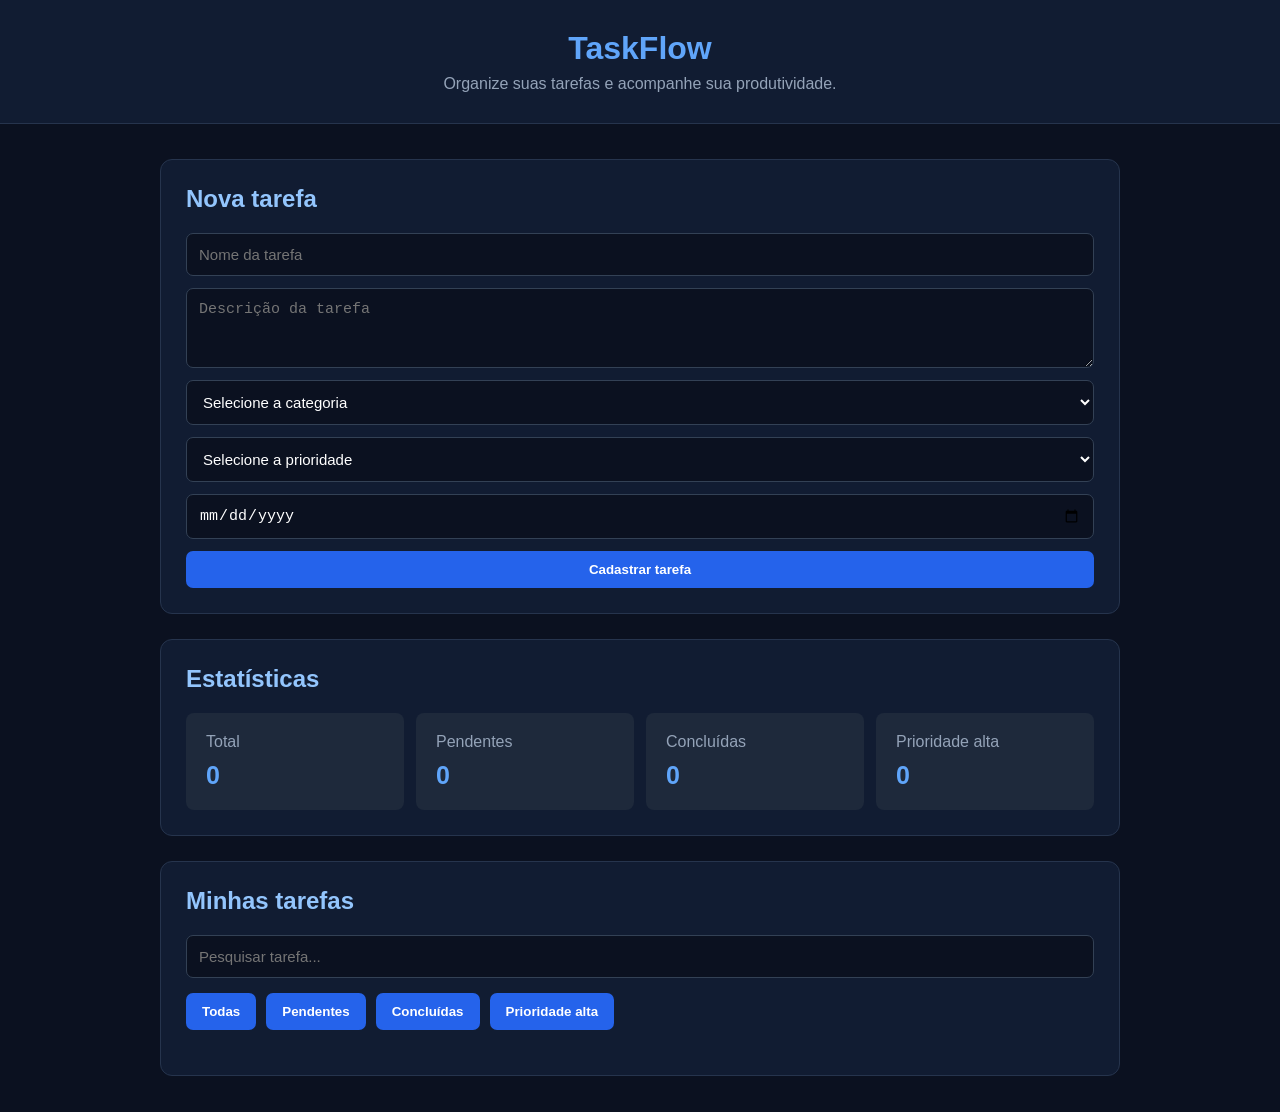
<file: desafio_TaskFlow/index.html>
<!DOCTYPE html>
<html lang="pt-BR">

<head>
    <meta charset="UTF-8">
    <meta name="viewport" content="width=device-width, initial-scale=1.0">
    <title>TaskFlow</title>
    <link rel="stylesheet" href="style.css">
    <script src="script.js" defer></script>
</head>

<body>

    <header>
        <h1>TaskFlow</h1>
        <p>Organize suas tarefas e acompanhe sua produtividade.</p>
    </header>

    <main class="container">

        <section class="formulario">
            <h2>Nova tarefa</h2>

            <form id="form-tarefa">

                <input type="text" id="nome-tarefa"
                    placeholder="Nome da tarefa">

                <textarea id="descricao"
                    placeholder="Descrição da tarefa"></textarea>

                <select id="categoria">
                    <option value="">Selecione a categoria</option>
                    <option value="Estudos">Estudos</option>
                    <option value="Trabalho">Trabalho</option>
                    <option value="Pessoal">Pessoal</option>
                </select>

                <select id="prioridade">
                    <option value="">Selecione a prioridade</option>
                    <option value="Baixa">Baixa</option>
                    <option value="Média">Média</option>
                    <option value="Alta">Alta</option>
                </select>

                <input type="date" id="data">

                <button type="submit" id="cadastrar">
                    Cadastrar tarefa
                </button>

            </form>
        </section>

        <section class="estatisticas">
            <h2>Estatísticas</h2>

            <div class="cards-estatisticas">
                <div class="card">
                    <span>Total</span>
                    <strong id="total">0</strong>
                </div>

                <div class="card">
                    <span>Pendentes</span>
                    <strong id="pendentes">0</strong>
                </div>

                <div class="card">
                    <span>Concluídas</span>
                    <strong id="concluidas">0</strong>
                </div>

                <div class="card">
                    <span>Prioridade alta</span>
                    <strong id="alta">0</strong>
                </div>
            </div>
        </section>

        <section class="tarefas">
            <h2>Minhas tarefas</h2>

            <input type="text" id="pesquisa"
                placeholder="Pesquisar tarefa...">

            <div class="filtros">
                <button data-filtro="todas">Todas</button>
                <button data-filtro="pendentes">Pendentes</button>
                <button data-filtro="concluidas">Concluídas</button>
                <button data-filtro="alta">Prioridade alta</button>
            </div>

            <div id="lista"></div>
        </section>

    </main>

</body>
</html>
</file>
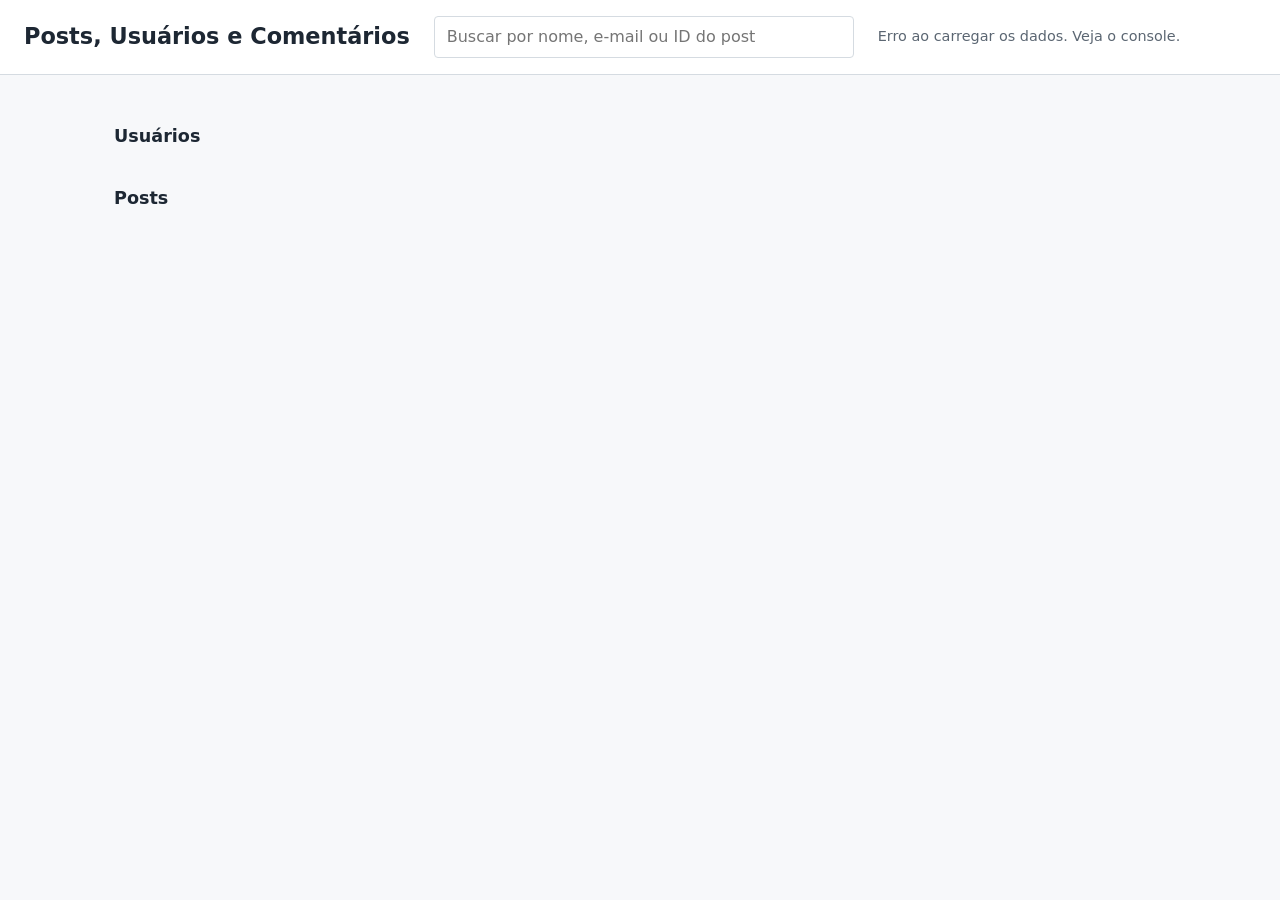
<file: Trabalho_Beto/index.html>
<!DOCTYPE html>
<html lang="pt-BR">

<head>
  <meta charset="UTF-8">
  <meta name="viewport" content="width=device-width, initial-scale=1">
  <title>Posts, Usuários e Comentários</title>
  <link rel="stylesheet" href="style.css">
  <script src="script.js" defer></script>
</head>

<body>
  <header class="topo">
    <h1>Posts, Usuários e Comentários</h1>
    <input type="search" id="busca" placeholder="Buscar por nome, e-mail ou ID do post" aria-label="Buscar">
    <p id="contador">Carregando dados...</p>
  </header>

  <main>
    <div id="lista">
      <section>
        <h2>Usuários</h2>
        <div id="lista-usuarios" class="lista-usuarios"></div>
      </section>

      <section>
        <h2>Posts</h2>
        <div id="grid-posts" class="grid"></div>
      </section>
    </div>

    <section id="detalhe" hidden>
      <button id="voltar" type="button">Voltar para a lista</button>
      <div id="conteudo-detalhe"></div>
    </section>
  </main>

  <script src="script.js"></script>
</body>

</html>
</file>
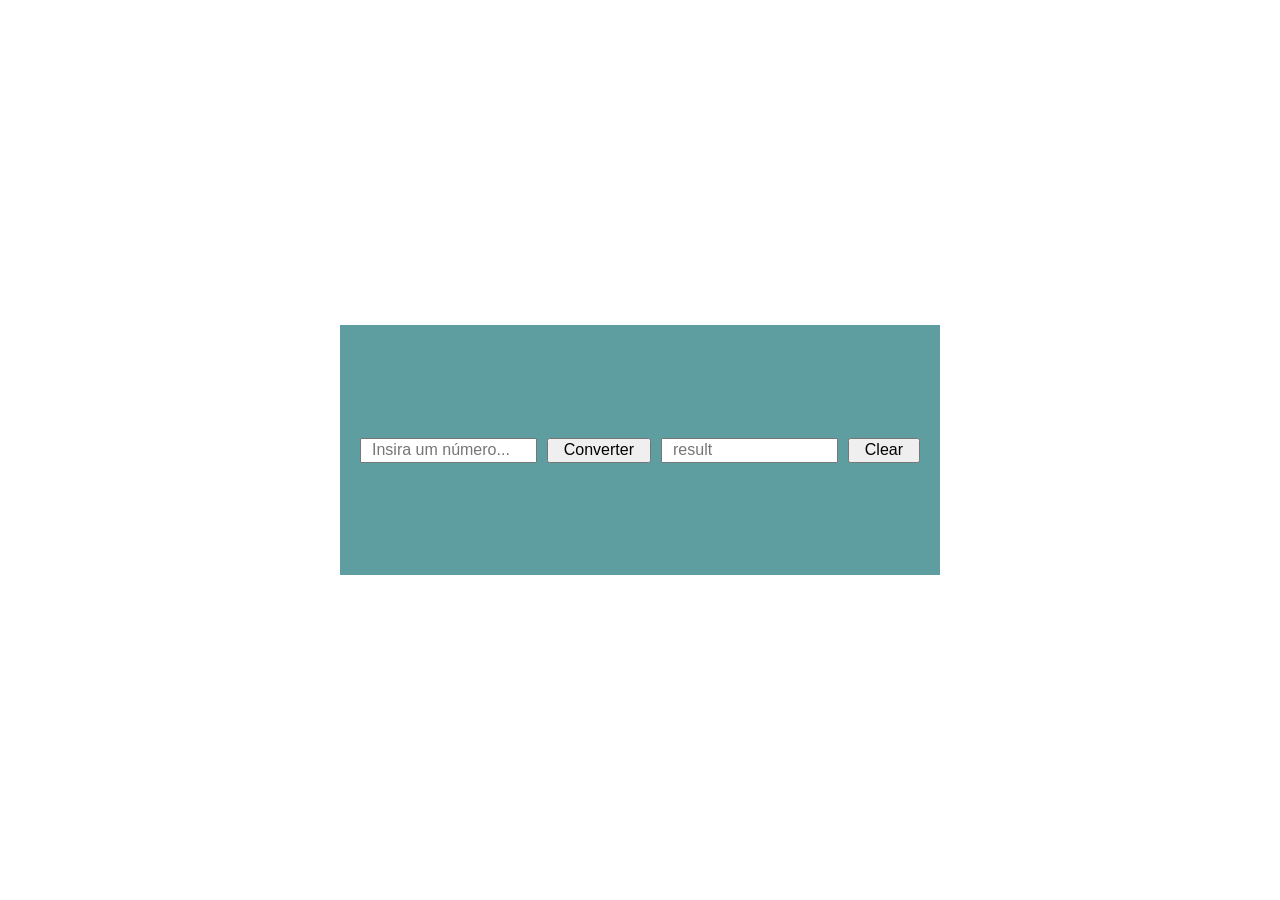
<file: forms/conversor_binario/index.html>
<!DOCTYPE html>
<html lang="en">
<head>
    <meta charset="UTF-8">
    <meta name="viewport" content="width=device-width, initial-scale=1.0">
    <title>Document</title>
    <script src="app.js" defer></script>
    <link rel="stylesheet" href="style.css">
</head>
<body>
    <div class="box">
    <div class="container">
        <input type="text" placeholder="Insira um número..." id="numero">
        <button id="botao">Converter</button>
        <input type="text" placeholder="result" id="binario">
        <button id="clear">Clear</button>
    </div>
    </div>
    
</body>
</html>
</file>
<file: desafio_TaskFlow/style.css>
* {
    margin: 0;
    padding: 0;
    box-sizing: border-box;
}

body {
    font-family: Arial, sans-serif;
    background: #0b1120;
    color: #e5e7eb;
}

header {
    background: #111c32;
    padding: 30px;
    text-align: center;
    border-bottom: 1px solid #26344d;
}

header h1 {
    color: #60a5fa;
    margin-bottom: 8px;
}

header p {
    color: #94a3b8;
}

.container {
    max-width: 1000px;
    margin: 35px auto;
    padding: 0 20px;
}

section {
    background: #111c32;
    padding: 25px;
    border-radius: 12px;
    margin-bottom: 25px;
    border: 1px solid #26344d;
}

h2 {
    margin-bottom: 20px;
    color: #93c5fd;
}

form {
    display: flex;
    flex-direction: column;
    gap: 12px;
}

input, textarea, select {
    width: 100%;
    padding: 12px;
    border-radius: 7px;
    border: 1px solid #334155;
    background: #0b1120;
    color: white;
    font-size: 15px;
}

textarea {
    resize: vertical;
    min-height: 80px;
}

button {
    padding: 11px 16px;
    border: none;
    border-radius: 7px;
    background: #2563eb;
    color: white;
    cursor: pointer;
    font-weight: bold;
}

button:hover {
    background: #1d4ed8;
}

.cards-estatisticas {
    display: grid;
    grid-template-columns: repeat(4, 1fr);
    gap: 12px;
}

.card {
    background: #1e293b;
    padding: 20px;
    border-radius: 8px;
    display: flex;
    flex-direction: column;
    gap: 10px;
}

.card span {
    color: #94a3b8;
}

.card strong {
    font-size: 25px;
    color: #60a5fa;
}

#pesquisa {
    margin-bottom: 15px;
}

.filtros {
    display: flex;
    flex-wrap: wrap;
    gap: 10px;
    margin-bottom: 20px;
}

.tarefa {
    background: #1e293b;
    padding: 18px;
    border-radius: 8px;
    margin-bottom: 12px;
    border-left: 4px solid #3b82f6;
}

.tarefa.concluida {
    opacity: 0.6;
    border-left-color: #22c55e;
}

.tarefa h3 {
    margin-bottom: 8px;
}

.tarefa p {
    color: #cbd5e1;
    margin-bottom: 7px;
}

.tarefa .acoes {
    display: flex;
    flex-wrap: wrap;
    gap: 8px;
    margin-top: 15px;
}

.tarefa .acoes button {
    font-size: 12px;
}

@media (max-width: 650px) {
    .cards-estatisticas {
        grid-template-columns: repeat(2, 1fr);
    }
}
</file>
<file: Trabalho_Beto/style.css>
:root {
  --fundo: #f7f8fa;
  --texto: #1d2733;
  --texto-suave: #5b6672;
  --borda: #d5dbe1;
  --destaque: #2a6f97;
  --superficie: #ffffff;
}

* { box-sizing: border-box; }

body {
  margin: 0;
  font-family: system-ui, -apple-system, "Segoe UI", sans-serif;
  background: var(--fundo);
  color: var(--texto);
  line-height: 1.5;
}

.topo {
  display: flex;
  flex-wrap: wrap;
  align-items: center;
  gap: 12px 24px;
  padding: 16px 24px;
  background: var(--superficie);
  border-bottom: 1px solid var(--borda);
}

.topo h1 { margin: 0; font-size: 1.4rem; }

#busca {
  flex: 1 1 280px;
  max-width: 420px;
  padding: 8px 12px;
  border: 1px solid var(--borda);
  border-radius: 4px;
  font: inherit;
}

#busca:focus-visible, .post:focus-visible, button:focus-visible {
  outline: 2px solid var(--destaque);
  outline-offset: 2px;
}

#contador { margin: 0; color: var(--texto-suave); font-size: 0.9rem; }

main { max-width: 1100px; margin: 0 auto; padding: 24px; }
h2 { font-size: 1.1rem; margin: 24px 0 12px; }

.lista-usuarios {
  display: grid;
  grid-template-columns: repeat(auto-fill, minmax(240px, 1fr));
  gap: 12px;
}

.usuario {
  display: flex;
  align-items: center;
  gap: 12px;
  padding: 8px;
  border-bottom: 1px solid var(--borda);
}

.usuario img { width: 48px; height: 48px; border-radius: 50%; object-fit: cover; }
.usuario-info { display: flex; flex-direction: column; min-width: 0; }
.usuario-info span { color: var(--texto-suave); font-size: 0.85rem; overflow: hidden; text-overflow: ellipsis; }

.grid {
  display: grid;
  grid-template-columns: repeat(auto-fill, 200px);
  gap: 16px;
  justify-content: center;
}

.post {
  width: 200px;
  height: 200px;
  padding: 12px;
  overflow: hidden;
  background: var(--superficie);
  border: 1px solid var(--borda);
  border-radius: 4px;
  cursor: pointer;
}

.post:hover { border-color: var(--destaque); }
.post h3 { margin: 0 0 8px; font-size: 0.95rem; line-height: 1.3; }
.post .autor { margin: 0; color: var(--texto-suave); font-size: 0.85rem; }

button {
  padding: 8px 14px;
  border: 1px solid var(--destaque);
  border-radius: 4px;
  background: var(--destaque);
  color: #fff;
  font: inherit;
  cursor: pointer;
}
</file>
<file: forms/conversor_binario/style.css>
* {
    box-sizing: border-box;
}

body {
    display: flex;
    justify-content: center;
    align-items: center;
    min-height: 100vh;
    margin: 0;
}

.box {
    display: flex;
    justify-content: center;
    align-items: center;
    background-color: cadetblue;
    width: 600px;
    height: 250px;
    padding: 20px;
}

.container {
    display: flex;
    align-items: center;
    gap: 10px;
    width: 100%;
}

input {
    height: 25px;
    min-width: 0;
    padding: 10px;
    font-size: 16px;
}

#numero,
#binario {
    flex: 1;
    width: 0;
}

button {
    height: 25px;
    padding: 0 15px;
    font-size: 16px;
    cursor: pointer;
}
</file>
